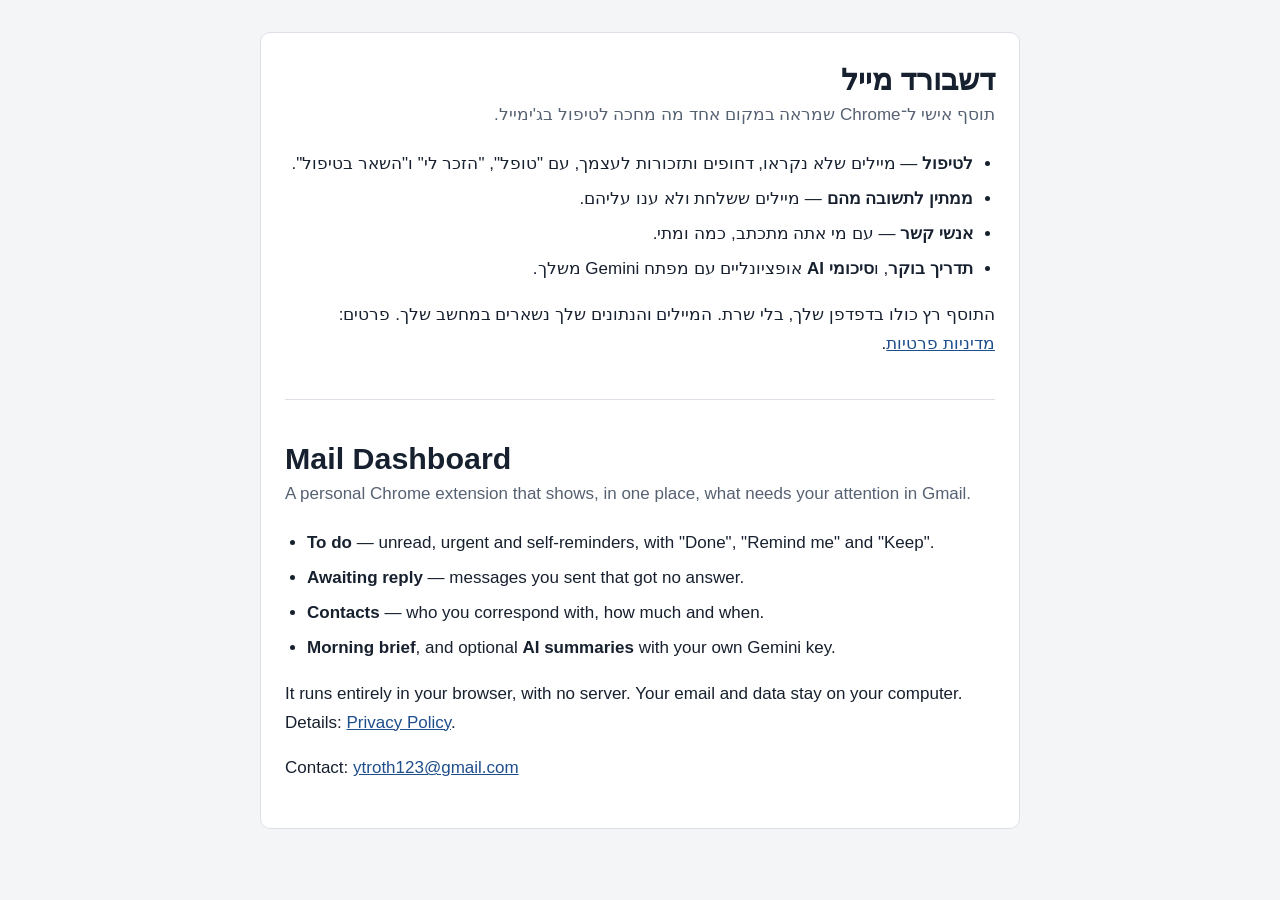
<file: index.html>
<!doctype html>
<html lang="he" dir="rtl">
<head>
<meta charset="utf-8">
<meta name="viewport" content="width=device-width, initial-scale=1">
<title>דשבורד מייל</title>
<link rel="stylesheet" href="style.css">
</head>
<body>
<main class="page">
<h1>דשבורד מייל</h1>
<p class="sub">תוסף אישי ל־Chrome שמראה במקום אחד מה מחכה לטיפול בג'ימייל.</p>

<ul>
  <li><strong>לטיפול</strong> — מיילים שלא נקראו, דחופים ותזכורות לעצמך, עם "טופל", "הזכר לי" ו"השאר בטיפול".</li>
  <li><strong>ממתין לתשובה מהם</strong> — מיילים ששלחת ולא ענו עליהם.</li>
  <li><strong>אנשי קשר</strong> — עם מי אתה מתכתב, כמה ומתי.</li>
  <li><strong>תדריך בוקר</strong>, ו<strong>סיכומי AI</strong> אופציונליים עם מפתח Gemini משלך.</li>
</ul>

<p>התוסף רץ כולו בדפדפן שלך, בלי שרת. המיילים והנתונים שלך נשארים במחשב שלך. פרטים: <a href="privacy.html">מדיניות פרטיות</a>.</p>

<hr>

<section lang="en" dir="ltr">
<h1>Mail Dashboard</h1>
<p class="sub">A personal Chrome extension that shows, in one place, what needs your attention in Gmail.</p>
<ul>
  <li><strong>To do</strong> — unread, urgent and self-reminders, with "Done", "Remind me" and "Keep".</li>
  <li><strong>Awaiting reply</strong> — messages you sent that got no answer.</li>
  <li><strong>Contacts</strong> — who you correspond with, how much and when.</li>
  <li><strong>Morning brief</strong>, and optional <strong>AI summaries</strong> with your own Gemini key.</li>
</ul>
<p>It runs entirely in your browser, with no server. Your email and data stay on your computer. Details: <a href="privacy.html">Privacy Policy</a>.</p>
<p>Contact: <a href="mailto:ytroth123@gmail.com">ytroth123@gmail.com</a></p>
</section>
</main>
</body>
</html>
</file>
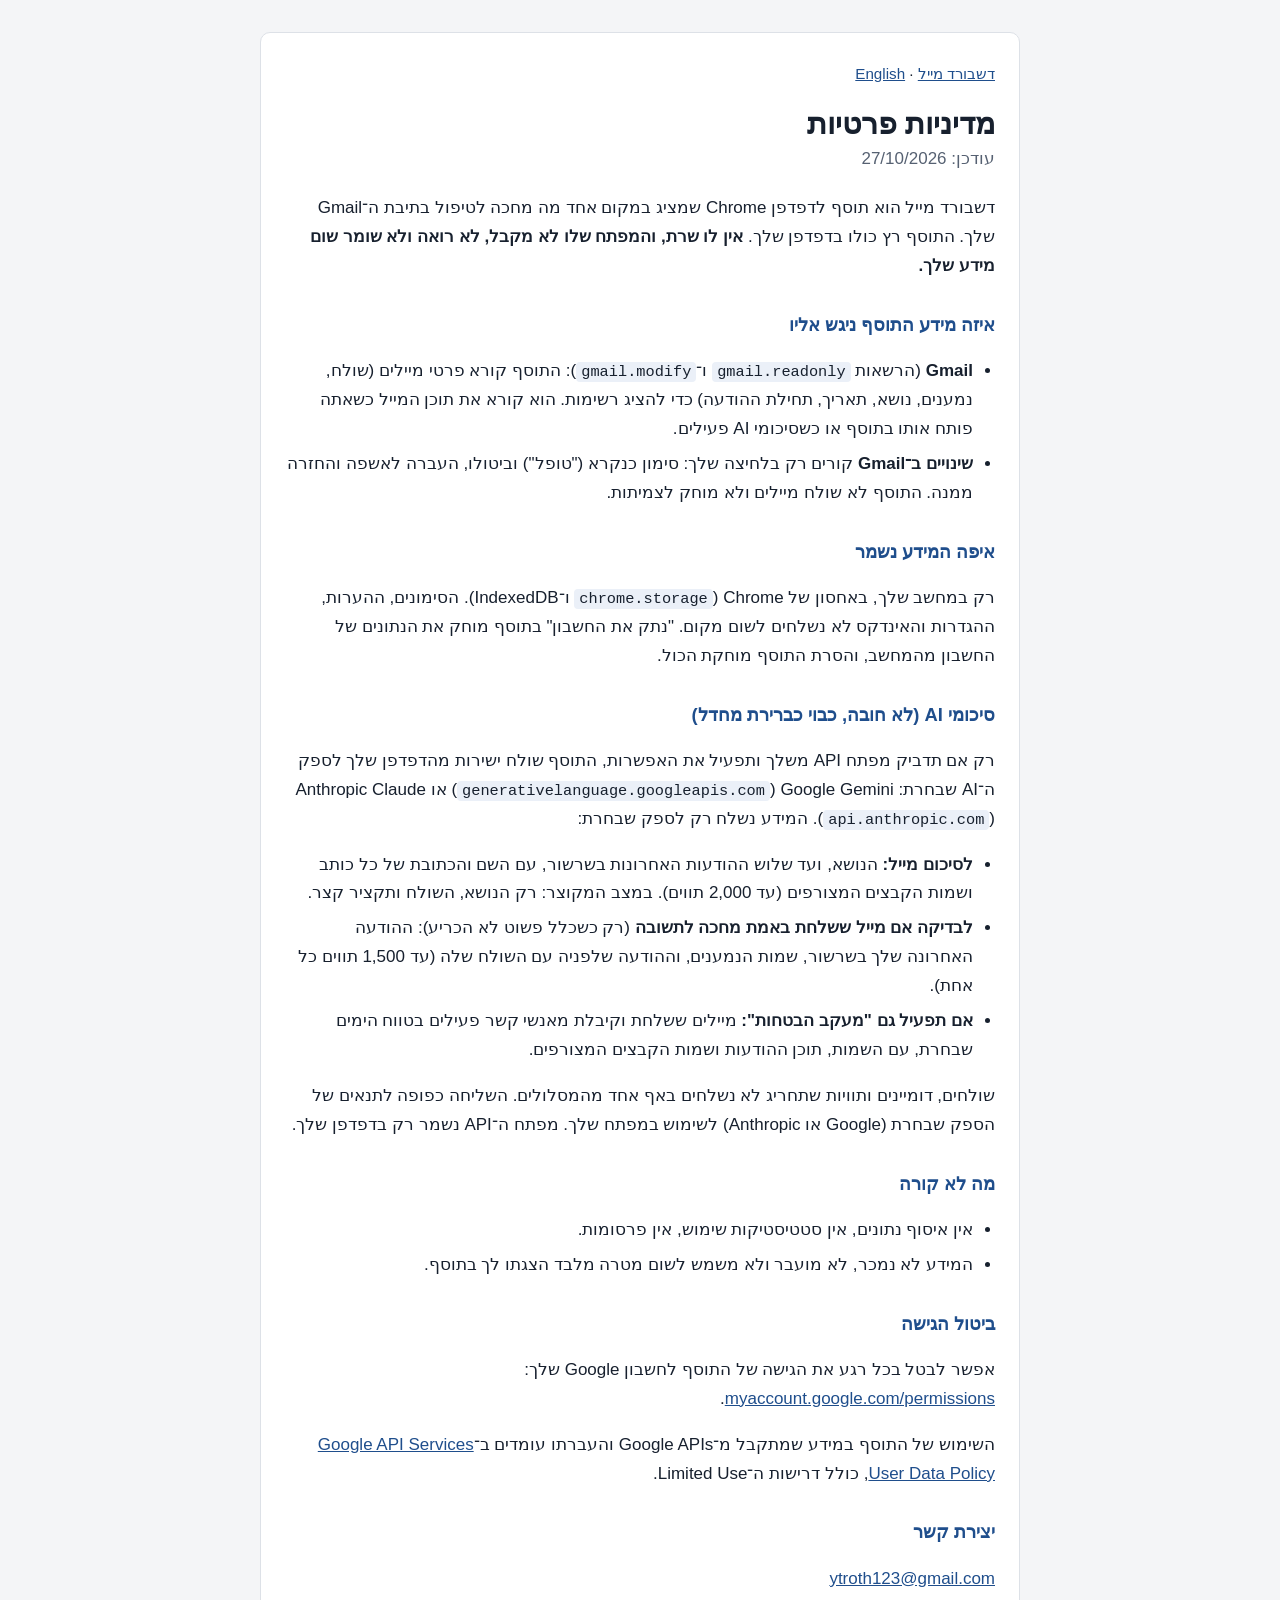
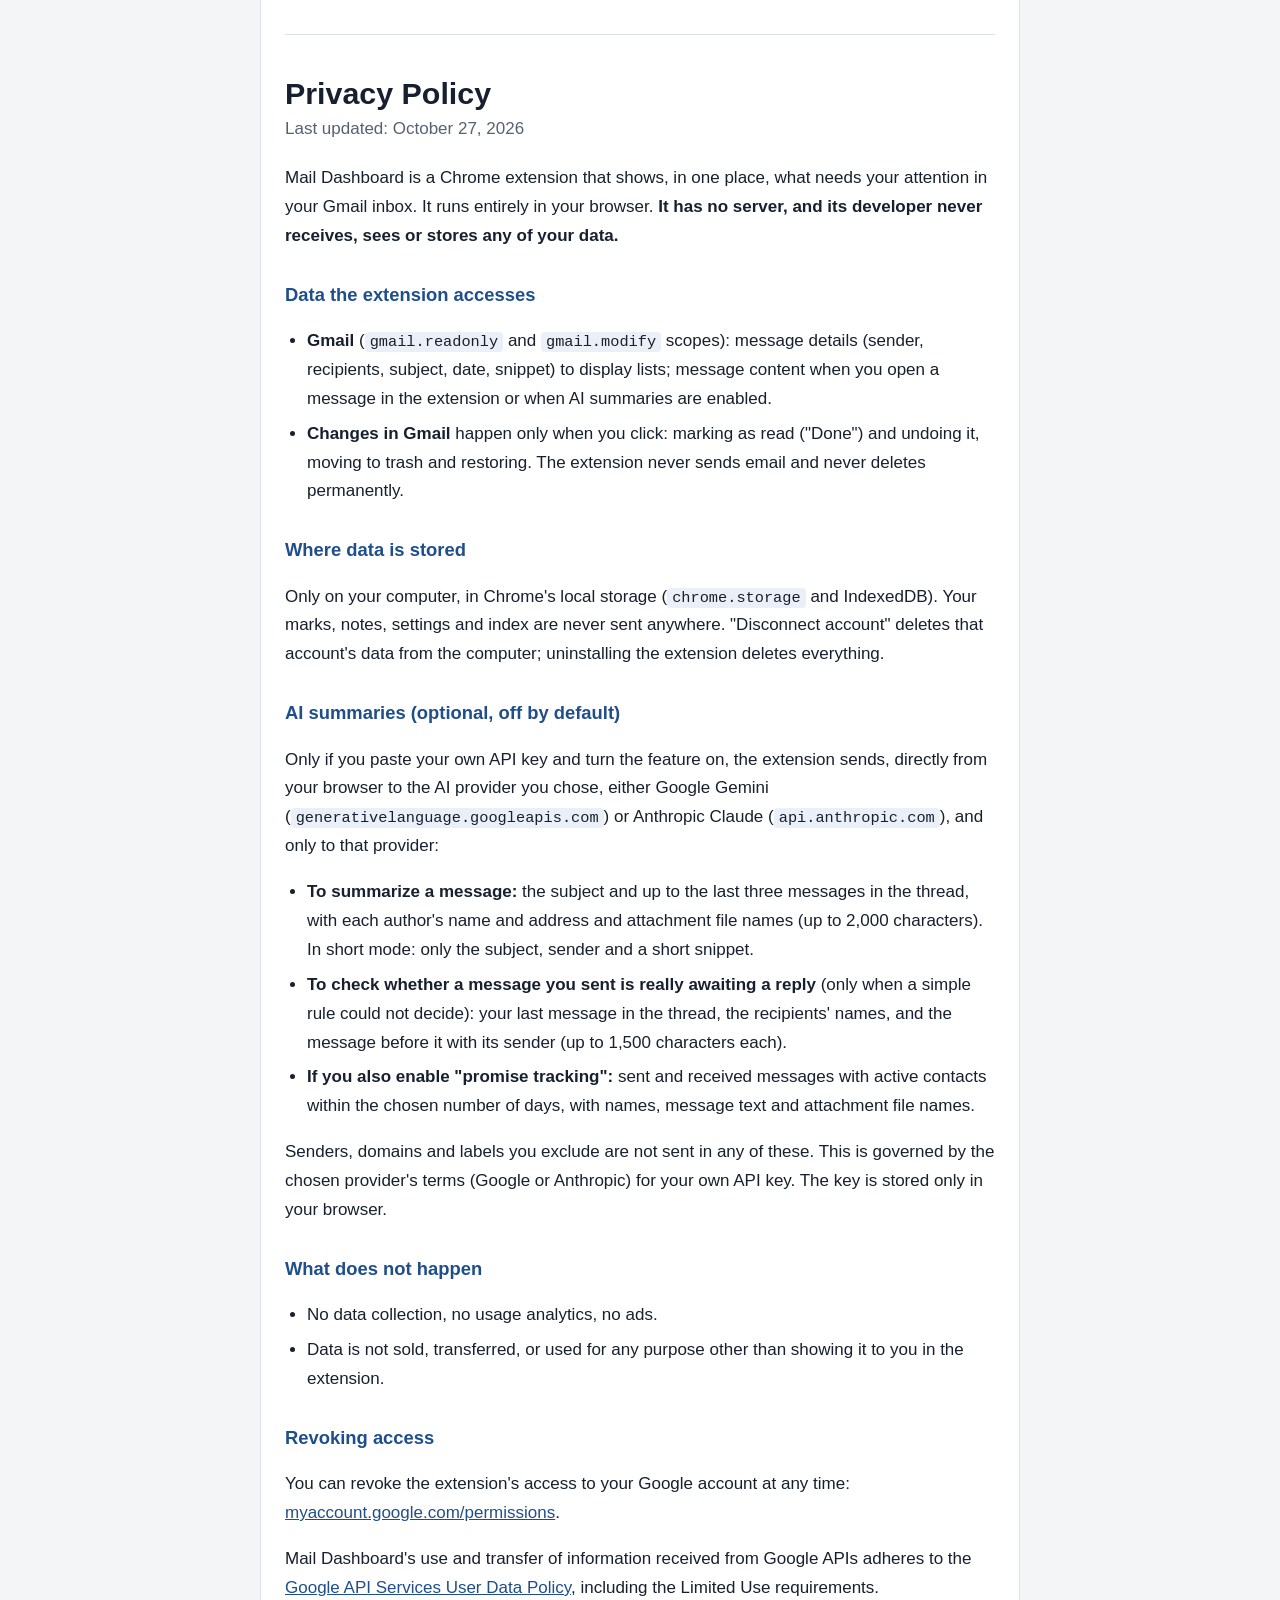
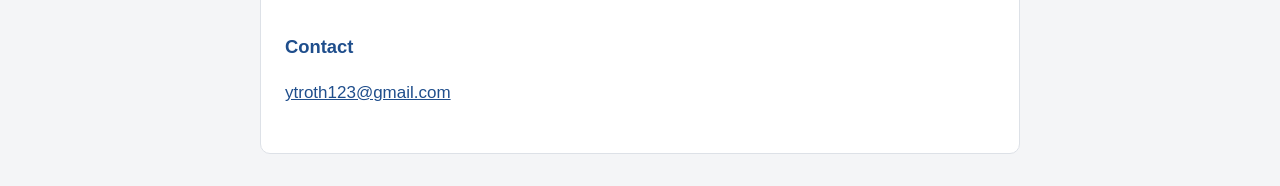
<file: privacy.html>
<!doctype html>
<html lang="he" dir="rtl">
<head>
<meta charset="utf-8">
<meta name="viewport" content="width=device-width, initial-scale=1">
<title>דשבורד מייל — מדיניות פרטיות</title>
<link rel="stylesheet" href="style.css">
</head>
<body>
<main class="page">
<p class="nav"><a href="./">דשבורד מייל</a> · <a href="#en" lang="en" dir="ltr">English</a></p>

<h1>מדיניות פרטיות</h1>
<p class="sub">עודכן: 27/10/2026</p>

<p>דשבורד מייל הוא תוסף לדפדפן Chrome שמציג במקום אחד מה מחכה לטיפול בתיבת ה־Gmail שלך. התוסף רץ כולו בדפדפן שלך. <strong>אין לו שרת, והמפתח שלו לא מקבל, לא רואה ולא שומר שום מידע שלך.</strong></p>

<h2>איזה מידע התוסף ניגש אליו</h2>
<ul>
  <li><strong>Gmail</strong> (הרשאות <code>gmail.readonly</code> ו־<code>gmail.modify</code>): התוסף קורא פרטי מיילים (שולח, נמענים, נושא, תאריך, תחילת ההודעה) כדי להציג רשימות. הוא קורא את תוכן המייל כשאתה פותח אותו בתוסף או כשסיכומי AI פעילים.</li>
  <li><strong>שינויים ב־Gmail</strong> קורים רק בלחיצה שלך: סימון כנקרא ("טופל") וביטולו, העברה לאשפה והחזרה ממנה. התוסף לא שולח מיילים ולא מוחק לצמיתות.</li>
</ul>

<h2>איפה המידע נשמר</h2>
<p>רק במחשב שלך, באחסון של Chrome (‏<code>chrome.storage</code> ו־IndexedDB). הסימונים, ההערות, ההגדרות והאינדקס לא נשלחים לשום מקום. "נתק את החשבון" בתוסף מוחק את הנתונים של החשבון מהמחשב, והסרת התוסף מוחקת הכול.</p>

<h2>סיכומי AI (לא חובה, כבוי כברירת מחדל)</h2>
<p>רק אם תדביק מפתח API משלך ותפעיל את האפשרות, התוסף שולח ישירות מהדפדפן שלך לספק ה־AI שבחרת: Google Gemini (‏<code>generativelanguage.googleapis.com</code>) או Anthropic Claude (‏<code>api.anthropic.com</code>). המידע נשלח רק לספק שבחרת:</p>
<ul>
  <li><strong>לסיכום מייל:</strong> הנושא, ועד שלוש ההודעות האחרונות בשרשור, עם השם והכתובת של כל כותב ושמות הקבצים המצורפים (עד 2,000 תווים). במצב המקוצר: רק הנושא, השולח ותקציר קצר.</li>
  <li><strong>לבדיקה אם מייל ששלחת באמת מחכה לתשובה</strong> (רק כשכלל פשוט לא הכריע): ההודעה האחרונה שלך בשרשור, שמות הנמענים, וההודעה שלפניה עם השולח שלה (עד 1,500 תווים כל אחת).</li>
  <li><strong>אם תפעיל גם "מעקב הבטחות":</strong> מיילים ששלחת וקיבלת מאנשי קשר פעילים בטווח הימים שבחרת, עם השמות, תוכן ההודעות ושמות הקבצים המצורפים.</li>
</ul>
<p>שולחים, דומיינים ותוויות שתחריג לא נשלחים באף אחד מהמסלולים. השליחה כפופה לתנאים של הספק שבחרת (Google או Anthropic) לשימוש במפתח שלך. מפתח ה־API נשמר רק בדפדפן שלך.</p>

<h2>מה לא קורה</h2>
<ul>
  <li>אין איסוף נתונים, אין סטטיסטיקות שימוש, אין פרסומות.</li>
  <li>המידע לא נמכר, לא מועבר ולא משמש לשום מטרה מלבד הצגתו לך בתוסף.</li>
</ul>

<h2>ביטול הגישה</h2>
<p>אפשר לבטל בכל רגע את הגישה של התוסף לחשבון Google שלך: <a href="https://myaccount.google.com/permissions">myaccount.google.com/permissions</a>.</p>

<p>השימוש של התוסף במידע שמתקבל מ־Google APIs והעברתו עומדים ב־<a href="https://developers.google.com/terms/api-services-user-data-policy">Google API Services User Data Policy</a>, כולל דרישות ה־Limited Use.</p>

<h2>יצירת קשר</h2>
<p><a href="mailto:ytroth123@gmail.com">ytroth123@gmail.com</a></p>

<hr>

<section id="en" lang="en" dir="ltr">
<h1>Privacy Policy</h1>
<p class="sub">Last updated: October 27, 2026</p>

<p>Mail Dashboard is a Chrome extension that shows, in one place, what needs your attention in your Gmail inbox. It runs entirely in your browser. <strong>It has no server, and its developer never receives, sees or stores any of your data.</strong></p>

<h2>Data the extension accesses</h2>
<ul>
  <li><strong>Gmail</strong> (<code>gmail.readonly</code> and <code>gmail.modify</code> scopes): message details (sender, recipients, subject, date, snippet) to display lists; message content when you open a message in the extension or when AI summaries are enabled.</li>
  <li><strong>Changes in Gmail</strong> happen only when you click: marking as read ("Done") and undoing it, moving to trash and restoring. The extension never sends email and never deletes permanently.</li>
</ul>

<h2>Where data is stored</h2>
<p>Only on your computer, in Chrome's local storage (<code>chrome.storage</code> and IndexedDB). Your marks, notes, settings and index are never sent anywhere. "Disconnect account" deletes that account's data from the computer; uninstalling the extension deletes everything.</p>

<h2>AI summaries (optional, off by default)</h2>
<p>Only if you paste your own API key and turn the feature on, the extension sends, directly from your browser to the AI provider you chose, either Google Gemini (<code>generativelanguage.googleapis.com</code>) or Anthropic Claude (<code>api.anthropic.com</code>), and only to that provider:</p>
<ul>
  <li><strong>To summarize a message:</strong> the subject and up to the last three messages in the thread, with each author's name and address and attachment file names (up to 2,000 characters). In short mode: only the subject, sender and a short snippet.</li>
  <li><strong>To check whether a message you sent is really awaiting a reply</strong> (only when a simple rule could not decide): your last message in the thread, the recipients' names, and the message before it with its sender (up to 1,500 characters each).</li>
  <li><strong>If you also enable "promise tracking":</strong> sent and received messages with active contacts within the chosen number of days, with names, message text and attachment file names.</li>
</ul>
<p>Senders, domains and labels you exclude are not sent in any of these. This is governed by the chosen provider's terms (Google or Anthropic) for your own API key. The key is stored only in your browser.</p>

<h2>What does not happen</h2>
<ul>
  <li>No data collection, no usage analytics, no ads.</li>
  <li>Data is not sold, transferred, or used for any purpose other than showing it to you in the extension.</li>
</ul>

<h2>Revoking access</h2>
<p>You can revoke the extension's access to your Google account at any time: <a href="https://myaccount.google.com/permissions">myaccount.google.com/permissions</a>.</p>

<p>Mail Dashboard's use and transfer of information received from Google APIs adheres to the <a href="https://developers.google.com/terms/api-services-user-data-policy">Google API Services User Data Policy</a>, including the Limited Use requirements.</p>

<h2>Contact</h2>
<p><a href="mailto:ytroth123@gmail.com">ytroth123@gmail.com</a></p>
</section>
</main>
</body>
</html>
</file>
<file: style.css>
:root { --paper: #F4F5F7; --surface: #FFFFFF; --ink: #17202E; --ink-2: #566172; --rule: #DDE1E7; --accent: #1F4E8C; }
* { box-sizing: border-box; }
body { margin: 0; background: var(--paper); color: var(--ink); font: 17px/1.7 "Segoe UI", Arial, sans-serif; }
.page { max-width: 760px; margin: 32px auto; padding: 28px 24px; background: var(--surface); border: 1px solid var(--rule); border-radius: 10px; }
@media (max-width: 800px) { .page { margin: 0; border: 0; border-radius: 0; padding: 24px 16px; } }
h1 { font-size: 1.9rem; line-height: 1.2; margin: 0 0 4px; }
h2 { font-size: 1.15rem; color: var(--accent); margin: 28px 0 6px; }
.sub { color: var(--ink-2); margin: 0 0 20px; }
.nav { font-size: .95rem; margin: 0 0 18px; }
a { color: var(--accent); }
code { font-family: Consolas, monospace; font-size: .9em; background: #EBF0F8; border-radius: 4px; padding: 1px 5px; direction: ltr; unicode-bidi: embed; }
ul { padding-inline-start: 22px; }
li { margin: 6px 0; }
hr { border: 0; border-top: 1px solid var(--rule); margin: 40px 0; }
</file>
